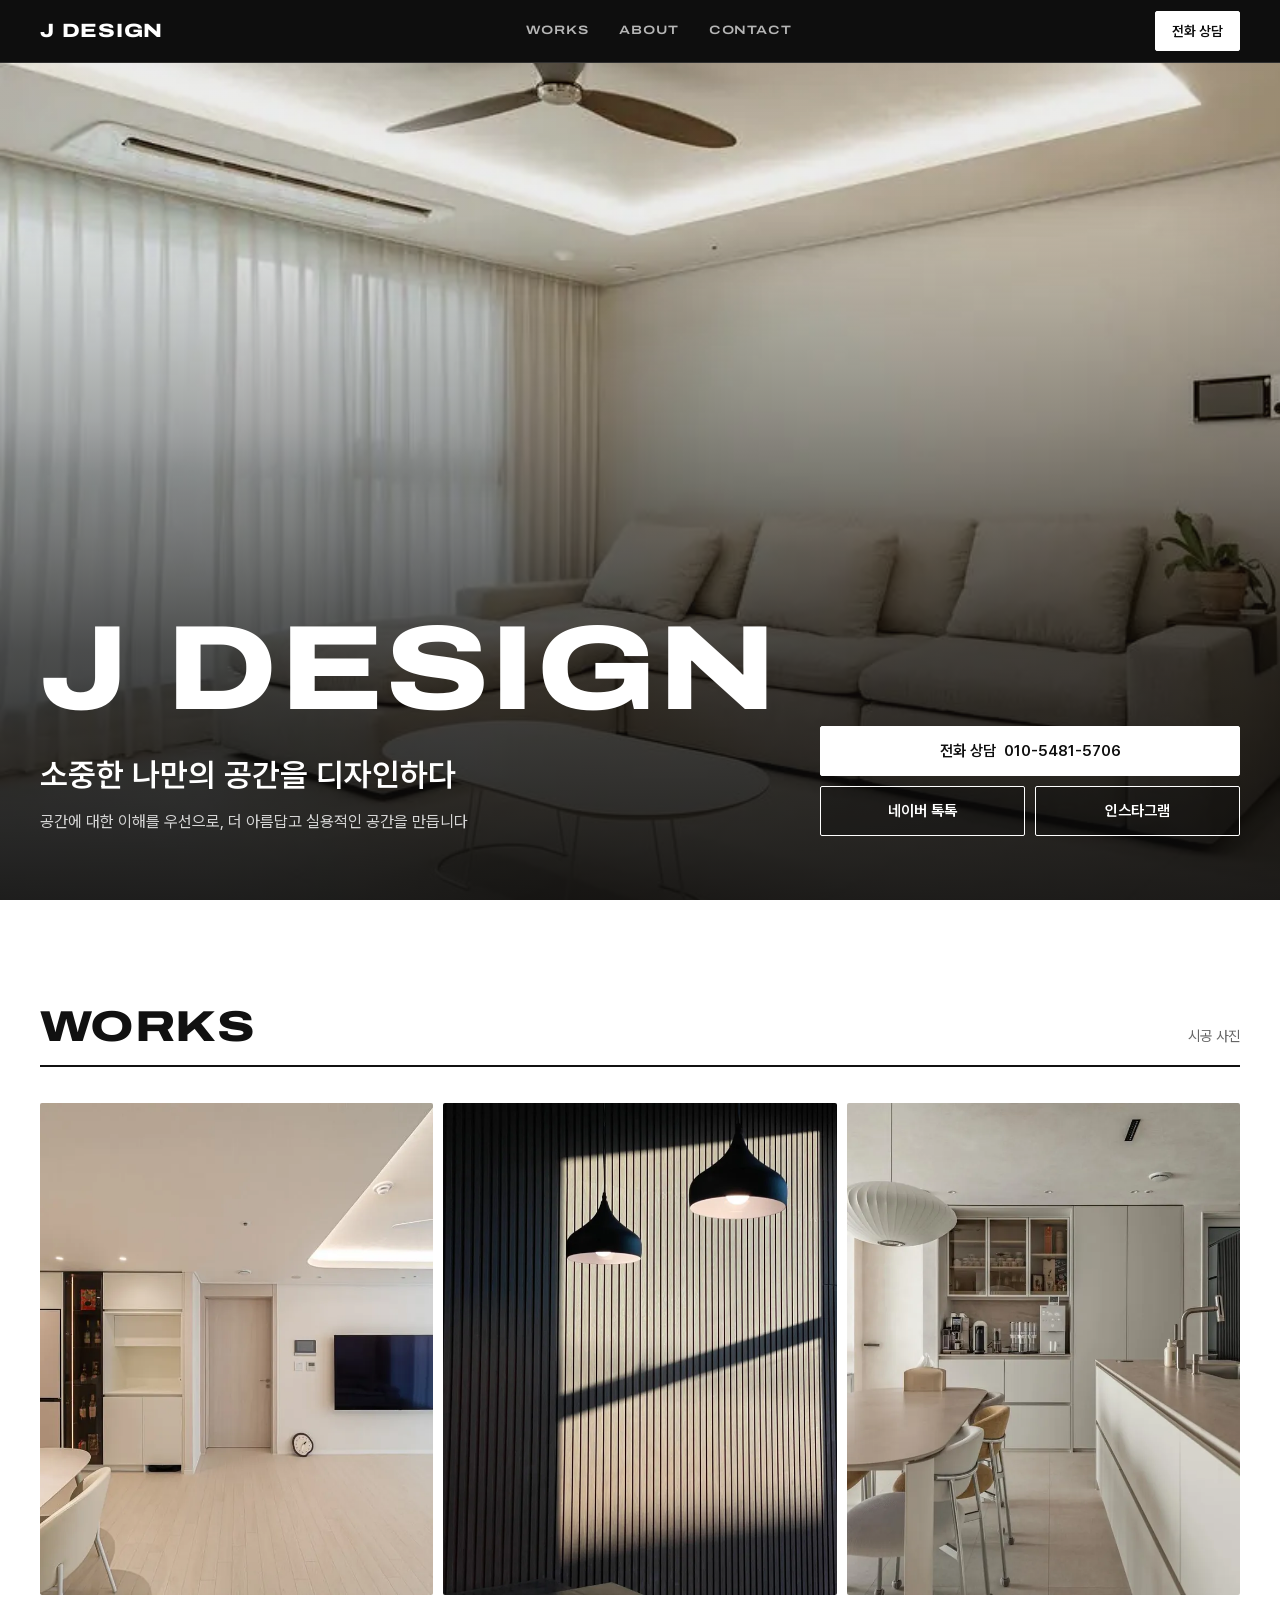
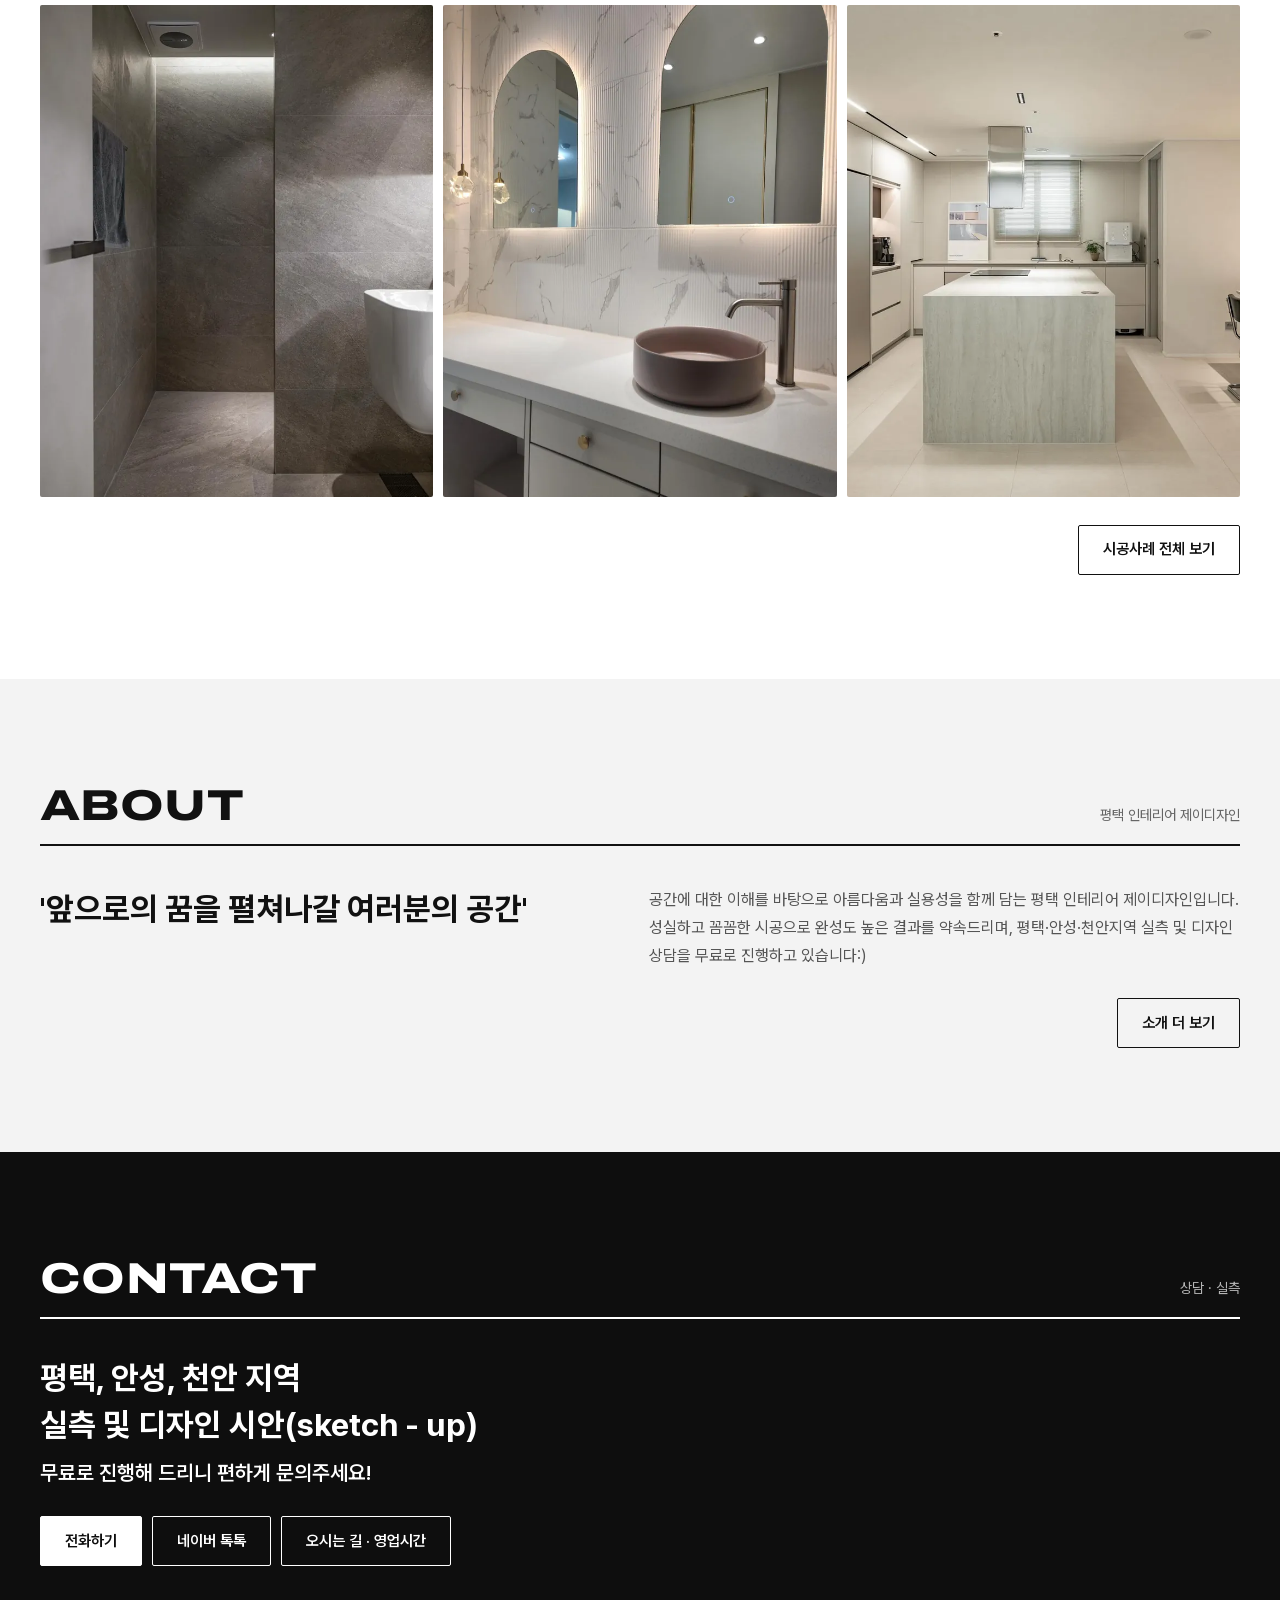
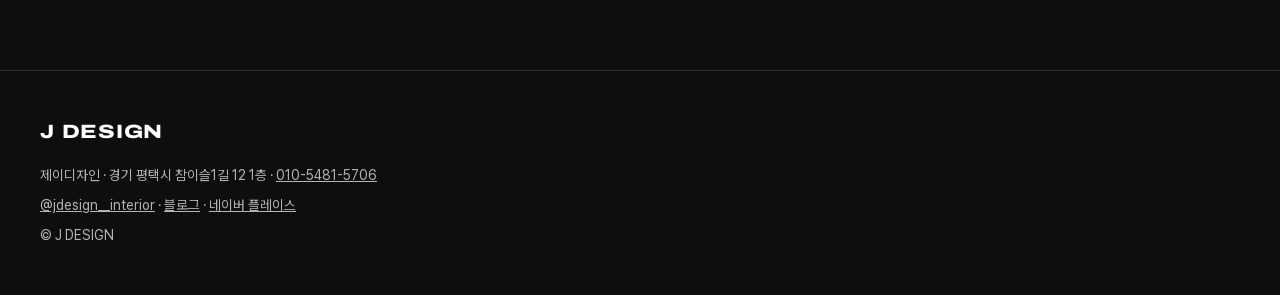
<file: index.html>
<!doctype html>
<html lang="ko">
<head>
<meta charset="utf-8" />
<script>document.documentElement.classList.add('js')</script>
<meta name="viewport" content="width=device-width, initial-scale=1" />
<title>제이디자인 J DESIGN | 평택 인테리어 · 평택 안성 천안 실측 및 디자인 상담</title>
<meta name="description" content="공간에 대한 이해를 바탕으로 아름다움과 실용성을 함께 담는 평택 인테리어 제이디자인. 평택·안성·천안지역 실측 및 디자인 상담 무료. 경기 평택시 참이슬1길 12 1층." />
<link rel="canonical" href="https://jdesign-sample.lgt3232.workers.dev/" />
<meta property="og:type" content="website" />
<meta property="og:locale" content="ko_KR" />
<meta property="og:site_name" content="제이디자인 J DESIGN" />
<meta property="og:title" content="제이디자인 · 평택 인테리어" />
<meta property="og:description" content="소중한 나만의 공간을 디자인하다" />
<meta property="og:url" content="https://jdesign-sample.lgt3232.workers.dev/" />
<meta property="og:image" content="https://jdesign-sample.lgt3232.workers.dev/og-jd.jpg" />
<meta property="og:image:width" content="1200" />
<meta property="og:image:height" content="630" />
<meta name="twitter:card" content="summary_large_image" />
<meta name="theme-color" content="#0E0E0E" />
<link rel="icon" href="favicon.png" type="image/png" />
<link rel="preload" href="jd-archivo.woff2" as="font" type="font/woff2" crossorigin />
<link rel="stylesheet" href="jd.css" />
<!-- 시안 도메인 = jdesign-sample.lgt3232.workers.dev. 고객 인계 시 4페이지 모두 grep lgt3232 → canonical·og:url·og:image·JSON-LD url/image 치환 -->
<script type="application/ld+json">
{
  "@context": "https://schema.org",
  "@type": "HomeAndConstructionBusiness",
  "name": "제이디자인",
  "alternateName": "J DESIGN",
  "url": "https://jdesign-sample.lgt3232.workers.dev/",
  "image": "https://jdesign-sample.lgt3232.workers.dev/og-jd.jpg",
  "telephone": "+82-10-5481-5706",
  "address": { "@type": "PostalAddress", "streetAddress": "참이슬1길 12 1층", "addressLocality": "평택시", "addressRegion": "경기도", "addressCountry": "KR" },
  "openingHoursSpecification": [{ "@type": "OpeningHoursSpecification", "dayOfWeek": ["Monday","Tuesday","Wednesday","Thursday","Friday","Saturday"], "opens": "09:00", "closes": "20:00" }],
  "sameAs": ["https://www.instagram.com/jdesign__interior/", "https://blog.naver.com/j_deisgn_", "https://m.place.naver.com/place/1364104841/home"]
}
</script>
</head>
<body data-page="home">

<header class="top dark">
  <div class="wrap bar">
    <a class="brand" href="/" aria-label="J DESIGN 처음으로">J DESIGN</a>
    <nav class="nav" aria-label="주요 메뉴">
      <a href="/works">WORKS</a><a href="/about">ABOUT</a><a href="/contact">CONTACT</a>
    </nav>
    <a class="btn fill" href="tel:01054815706">전화 상담</a>
  </div>
  <nav class="snav" aria-label="페이지 바로가기">
    <a href="/works">WORKS</a><a href="/about">ABOUT</a><a href="/contact">CONTACT</a>
  </nav>
</header>

<main id="top">
  <section class="hero dark" aria-labelledby="hero-h">
    <picture class="bg">
      <source media="(max-width:899.98px)" srcset="jd-hero-m.webp" width="810" height="1080" />
      <img src="jd-hero.webp" alt="간접조명 천장과 베이지 소파가 있는 밝은 거실" width="1440" height="810" fetchpriority="high" />
    </picture>
    <div class="wrap inner">
      <p class="word intro-w" aria-hidden="true">J DESIGN</p>
      <div class="row">
        <div class="intro">
          <h1 id="hero-h">소중한 나만의 공간을 디자인하다</h1>
          <p class="sub">공간에 대한 이해를 우선으로, <span class="nw">더 아름답고 실용적인 공간을 만듭니다</span></p>
        </div>
        <div class="cta3">
          <a class="btn fill" href="tel:01054815706">전화 상담 <span class="nw">010-5481-5706</span></a>
          <a class="btn" href="https://talk.naver.com/wvbr1ei" target="_blank" rel="noopener">네이버 톡톡</a>
          <a class="btn" href="https://www.instagram.com/jdesign__interior/" target="_blank" rel="noopener">인스타그램</a>
        </div>
      </div>
    </div>
  </section>

  <section class="sec" id="works" aria-labelledby="works-h">
    <div class="wrap">
      <div class="head reveal"><h2 id="works-h">WORKS</h2><small>시공 사진</small></div>
      <div class="works">
        <figure class="reveal"><img src="jd-g01.webp" alt="밝은 우드 바닥과 TV 벽이 있는 거실" width="720" height="900" loading="lazy" /></figure>
        <figure class="reveal"><img src="jd-g02.webp" alt="검정 루버 벽과 검정 펜던트 조명" width="720" height="900" loading="lazy" /></figure>
        <figure class="reveal"><img src="jd-g03.webp" alt="원형 식탁과 긴 아일랜드 주방" width="720" height="900" loading="lazy" /></figure>
        <figure class="reveal"><img src="jd-g04.webp" alt="진회색 대형 타일 샤워 공간" width="720" height="900" loading="lazy" /></figure>
        <figure class="reveal"><img src="jd-g05.webp" alt="아치형 조명 거울과 원형 세면볼" width="720" height="900" loading="lazy" /></figure>
        <figure class="reveal"><img src="jd-g06.webp" alt="세라믹 아일랜드가 있는 주방" width="720" height="900" loading="lazy" /></figure>
      </div>
      <p class="more-link reveal"><a class="btn" href="/works">시공사례 전체 보기</a></p>
    </div>
  </section>

  <section class="sec gray about" id="about" aria-labelledby="about-h">
    <div class="wrap">
      <div class="head reveal"><h2 id="about-h">ABOUT</h2><small>평택 인테리어 제이디자인</small></div>
      <div class="body">
        <p class="quote reveal">'앞으로의 꿈을 펼쳐나갈 <span class="nw">여러분의 공간'</span></p>
        <div class="reveal">
          <p class="t">공간에 대한 이해를 바탕으로 아름다움과 실용성을 함께 담는 평택 인테리어 제이디자인입니다. 성실하고 꼼꼼한 시공으로 완성도 높은 결과를 약속드리며, 평택·안성·천안지역 실측 및 디자인 상담을 무료로 진행하고 있습니다:)</p>
        </div>
      </div>
      <p class="more-link reveal"><a class="btn" href="/about">소개 더 보기</a></p>
    </div>
  </section>

  <section class="sec contact home-cta dark" id="contact" aria-labelledby="contact-h">
    <div class="wrap">
      <div class="head reveal"><h2 id="contact-h">CONTACT</h2><small>상담 · 실측</small></div>
      <p class="free reveal">평택, 안성, 천안 지역<br />실측 및 디자인 <span class="nw">시안(sketch - up)</span><small>무료로 진행해 드리니 편하게 문의주세요!</small></p>
      <div class="row reveal">
        <a class="btn fill" href="tel:01054815706">전화하기</a>
        <a class="btn" href="https://talk.naver.com/wvbr1ei" target="_blank" rel="noopener">네이버 톡톡</a>
        <a class="btn" href="/contact">오시는 길 · 영업시간</a>
      </div>
    </div>
  </section>
</main>

<footer class="foot dark">
  <div class="wrap">
    <span class="brand">J DESIGN</span>
    <p>제이디자인 · 경기 평택시 <span class="nw">참이슬1길 12</span> 1층 · <a href="tel:01054815706" class="nw">010-5481-5706</a></p>
    <p><a href="https://www.instagram.com/jdesign__interior/" target="_blank" rel="noopener">@jdesign__interior</a> · <a href="https://blog.naver.com/j_deisgn_" target="_blank" rel="noopener">블로그</a> · <a href="https://m.place.naver.com/place/1364104841/home" target="_blank" rel="noopener" class="nw">네이버 플레이스</a></p>
    <p>© J DESIGN</p>
  </div>
</footer>

<nav class="quick" aria-label="빠른 연결">
  <a class="fill" href="tel:01054815706">전화 상담</a>
  <a href="https://talk.naver.com/wvbr1ei" target="_blank" rel="noopener">톡톡</a>
  <a href="https://www.instagram.com/jdesign__interior/" target="_blank" rel="noopener">인스타</a>
</nav>

<script src="jd.js"></script>
</body>
</html>
</file>
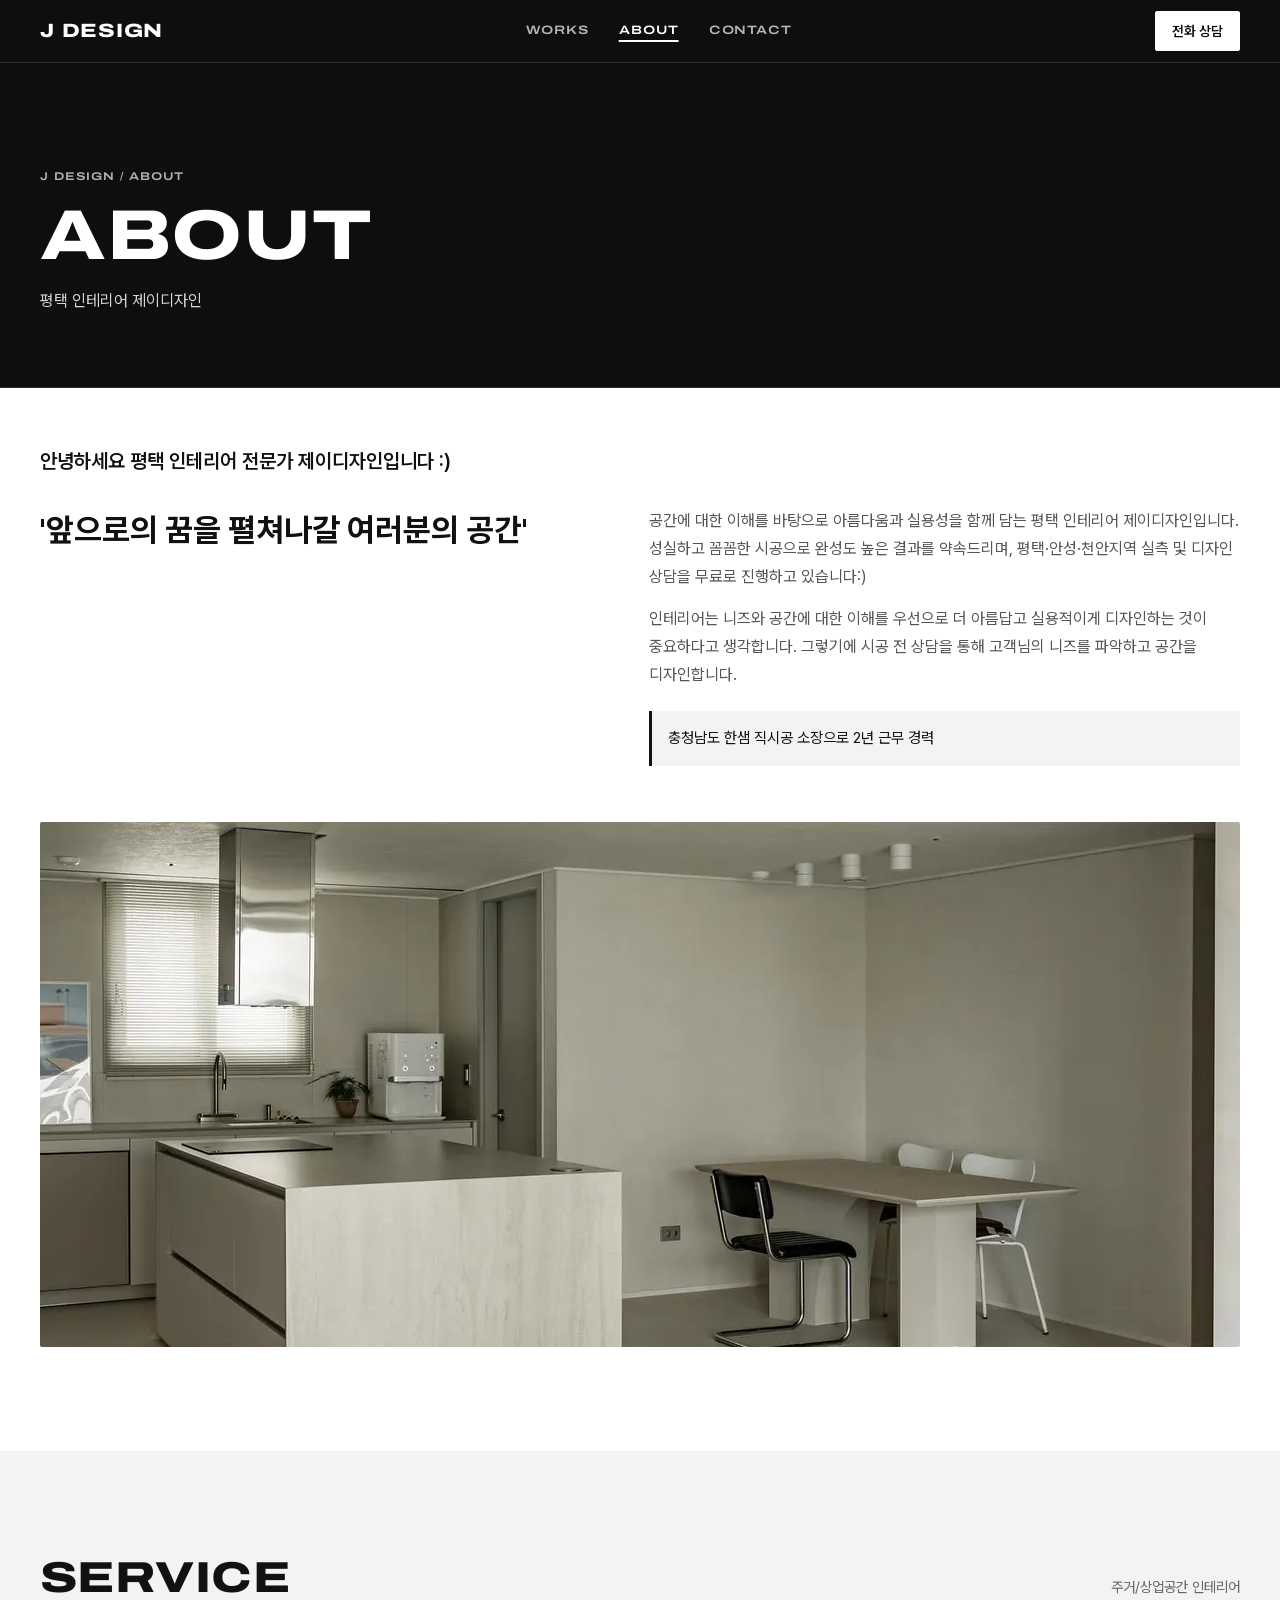
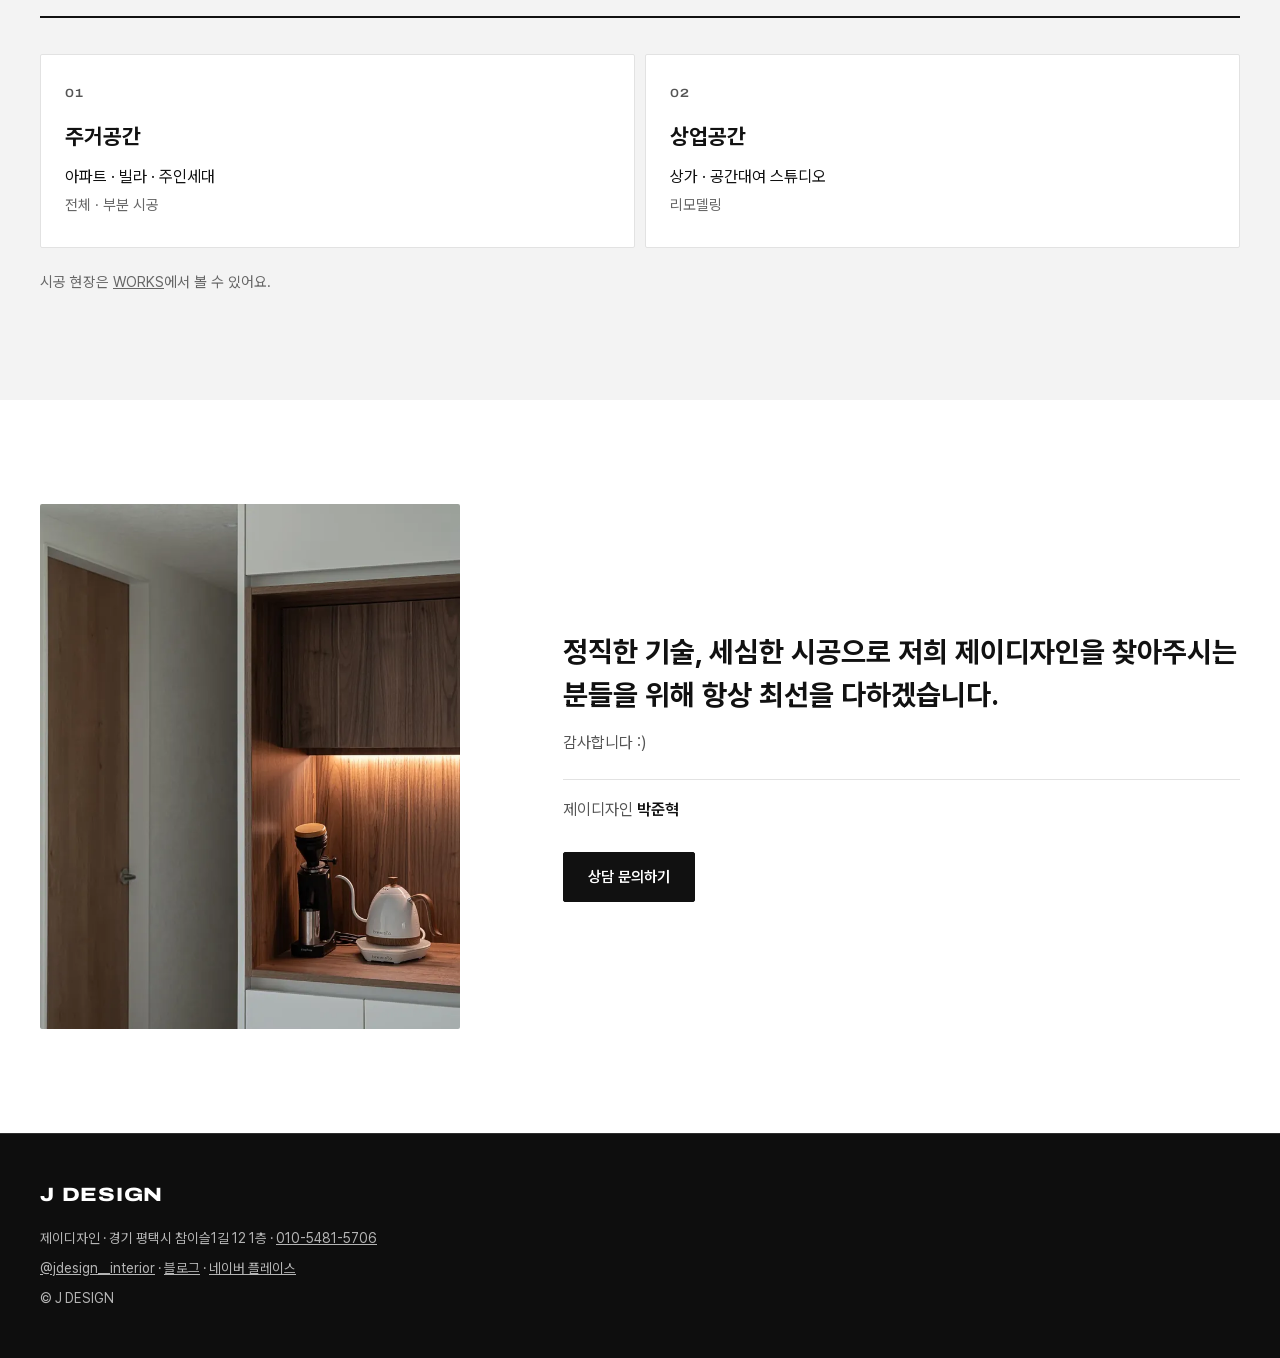
<file: about.html>
<!doctype html>
<html lang="ko">
<head>
<meta charset="utf-8" />
<script>document.documentElement.classList.add('js')</script>
<meta name="viewport" content="width=device-width, initial-scale=1" />
<title>소개 ABOUT | 제이디자인 평택 인테리어</title>
<meta name="description" content="공간에 대한 이해를 바탕으로 아름다움과 실용성을 함께 담는 평택 인테리어 제이디자인 소개." />
<link rel="canonical" href="https://jdesign-sample.lgt3232.workers.dev/about" />
<meta property="og:type" content="website" />
<meta property="og:locale" content="ko_KR" />
<meta property="og:site_name" content="제이디자인 J DESIGN" />
<meta property="og:title" content="소개 · 제이디자인" />
<meta property="og:description" content="앞으로의 꿈을 펼쳐나갈 여러분의 공간" />
<meta property="og:url" content="https://jdesign-sample.lgt3232.workers.dev/about" />
<meta property="og:image" content="https://jdesign-sample.lgt3232.workers.dev/og-jd.jpg" />
<meta property="og:image:width" content="1200" />
<meta property="og:image:height" content="630" />
<meta name="twitter:card" content="summary_large_image" />
<meta name="theme-color" content="#0E0E0E" />
<link rel="icon" href="favicon.png" type="image/png" />
<link rel="preload" href="jd-archivo.woff2" as="font" type="font/woff2" crossorigin />
<link rel="stylesheet" href="jd.css" />
<!-- 시안 도메인 = jdesign-sample.lgt3232.workers.dev. 고객 인계 시 4페이지 모두 grep lgt3232 → canonical·og:url·og:image·JSON-LD url/image 치환 -->
</head>
<body data-page="about">

<header class="top dark">
  <div class="wrap bar">
    <a class="brand" href="/" aria-label="J DESIGN 처음으로">J DESIGN</a>
    <nav class="nav" aria-label="주요 메뉴">
      <a href="/works">WORKS</a><a href="/about" aria-current="page">ABOUT</a><a href="/contact">CONTACT</a>
    </nav>
    <a class="btn fill" href="tel:01054815706">전화 상담</a>
  </div>
  <nav class="snav" aria-label="페이지 바로가기">
    <a href="/works">WORKS</a><a href="/about" aria-current="page">ABOUT</a><a href="/contact">CONTACT</a>
  </nav>
</header>

<main id="top">
  <section class="phead dark" aria-labelledby="page-h">
    <div class="wrap">
      <p class="crumb"><a href="/">J DESIGN</a> / ABOUT</p>
      <h1 id="page-h">ABOUT</h1>
      <p class="lead">평택 인테리어 제이디자인</p>
    </div>
  </section>

  <section class="sec about first" id="about" aria-label="소개">
    <div class="wrap">
      <p class="hello reveal">안녕하세요 평택 인테리어 전문가 <span class="nw">제이디자인입니다 :)</span></p>
      <div class="body">
        <p class="quote reveal">'앞으로의 꿈을 펼쳐나갈 <span class="nw">여러분의 공간'</span></p>
        <div class="reveal">
          <p class="t">공간에 대한 이해를 바탕으로 아름다움과 실용성을 함께 담는 평택 인테리어 제이디자인입니다. 성실하고 꼼꼼한 시공으로 완성도 높은 결과를 약속드리며, 평택·안성·천안지역 실측 및 디자인 상담을 무료로 진행하고 있습니다:)</p>
          <p class="t">인테리어는 니즈와 공간에 대한 이해를 우선으로 더 아름답고 실용적이게 디자인하는 것이 중요하다고 생각합니다. 그렇기에 시공 전 상담을 통해 고객님의 니즈를 파악하고 공간을 디자인합니다.</p>
          <p class="career">충청남도 한샘 직시공 소장으로 <span class="nw">2년 근무 경력</span></p>
        </div>
      </div>
      <figure class="about-photo reveal"><img src="jd-about-1.webp" alt="아일랜드 주방과 이어진 밝은 거실" width="1200" height="900" loading="lazy" /></figure>
    </div>
  </section>

  <section class="sec gray" id="service" aria-labelledby="service-h">
    <div class="wrap">
      <div class="head reveal"><h2 id="service-h">SERVICE</h2><small>주거/상업공간 인테리어</small></div>
      <div class="svc">
        <article class="reveal"><span class="no">01</span><h3>주거공간</h3><p>아파트 · 빌라 · 주인세대</p><p class="sub">전체 · 부분 시공</p></article>
        <article class="reveal"><span class="no">02</span><h3>상업공간</h3><p>상가 · 공간대여 스튜디오</p><p class="sub">리모델링</p></article>
      </div>
      <p class="p-note reveal">시공 현장은 <a href="/works">WORKS</a>에서 볼 수 있어요.</p>
    </div>
  </section>

  <section class="sec closing" aria-label="인사">
    <div class="wrap closing-in">
      <figure class="reveal"><img src="jd-about-2.webp" alt="우드 매립장 안 커피 도구와 간접조명" width="720" height="900" loading="lazy" /></figure>
      <div class="reveal">
        <p class="msg">정직한 기술, 세심한 시공으로 저희 제이디자인을 찾아주시는 분들을 위해 항상 <span class="nw">최선을 다하겠습니다.</span></p>
        <p class="thanks">감사합니다 :)</p>
        <p class="sign">제이디자인 <b>박준혁</b></p>
        <p class="more-link left"><a class="btn fill" href="/contact">상담 문의하기</a></p>
      </div>
    </div>
  </section>
</main>

<footer class="foot dark">
  <div class="wrap">
    <span class="brand">J DESIGN</span>
    <p>제이디자인 · 경기 평택시 <span class="nw">참이슬1길 12</span> 1층 · <a href="tel:01054815706" class="nw">010-5481-5706</a></p>
    <p><a href="https://www.instagram.com/jdesign__interior/" target="_blank" rel="noopener">@jdesign__interior</a> · <a href="https://blog.naver.com/j_deisgn_" target="_blank" rel="noopener">블로그</a> · <a href="https://m.place.naver.com/place/1364104841/home" target="_blank" rel="noopener" class="nw">네이버 플레이스</a></p>
    <p>© J DESIGN</p>
  </div>
</footer>

<nav class="quick" aria-label="빠른 연결">
  <a class="fill" href="tel:01054815706">전화 상담</a>
  <a href="https://talk.naver.com/wvbr1ei" target="_blank" rel="noopener">톡톡</a>
  <a href="https://www.instagram.com/jdesign__interior/" target="_blank" rel="noopener">인스타</a>
</nav>

<script src="jd.js"></script>
</body>
</html>
</file>
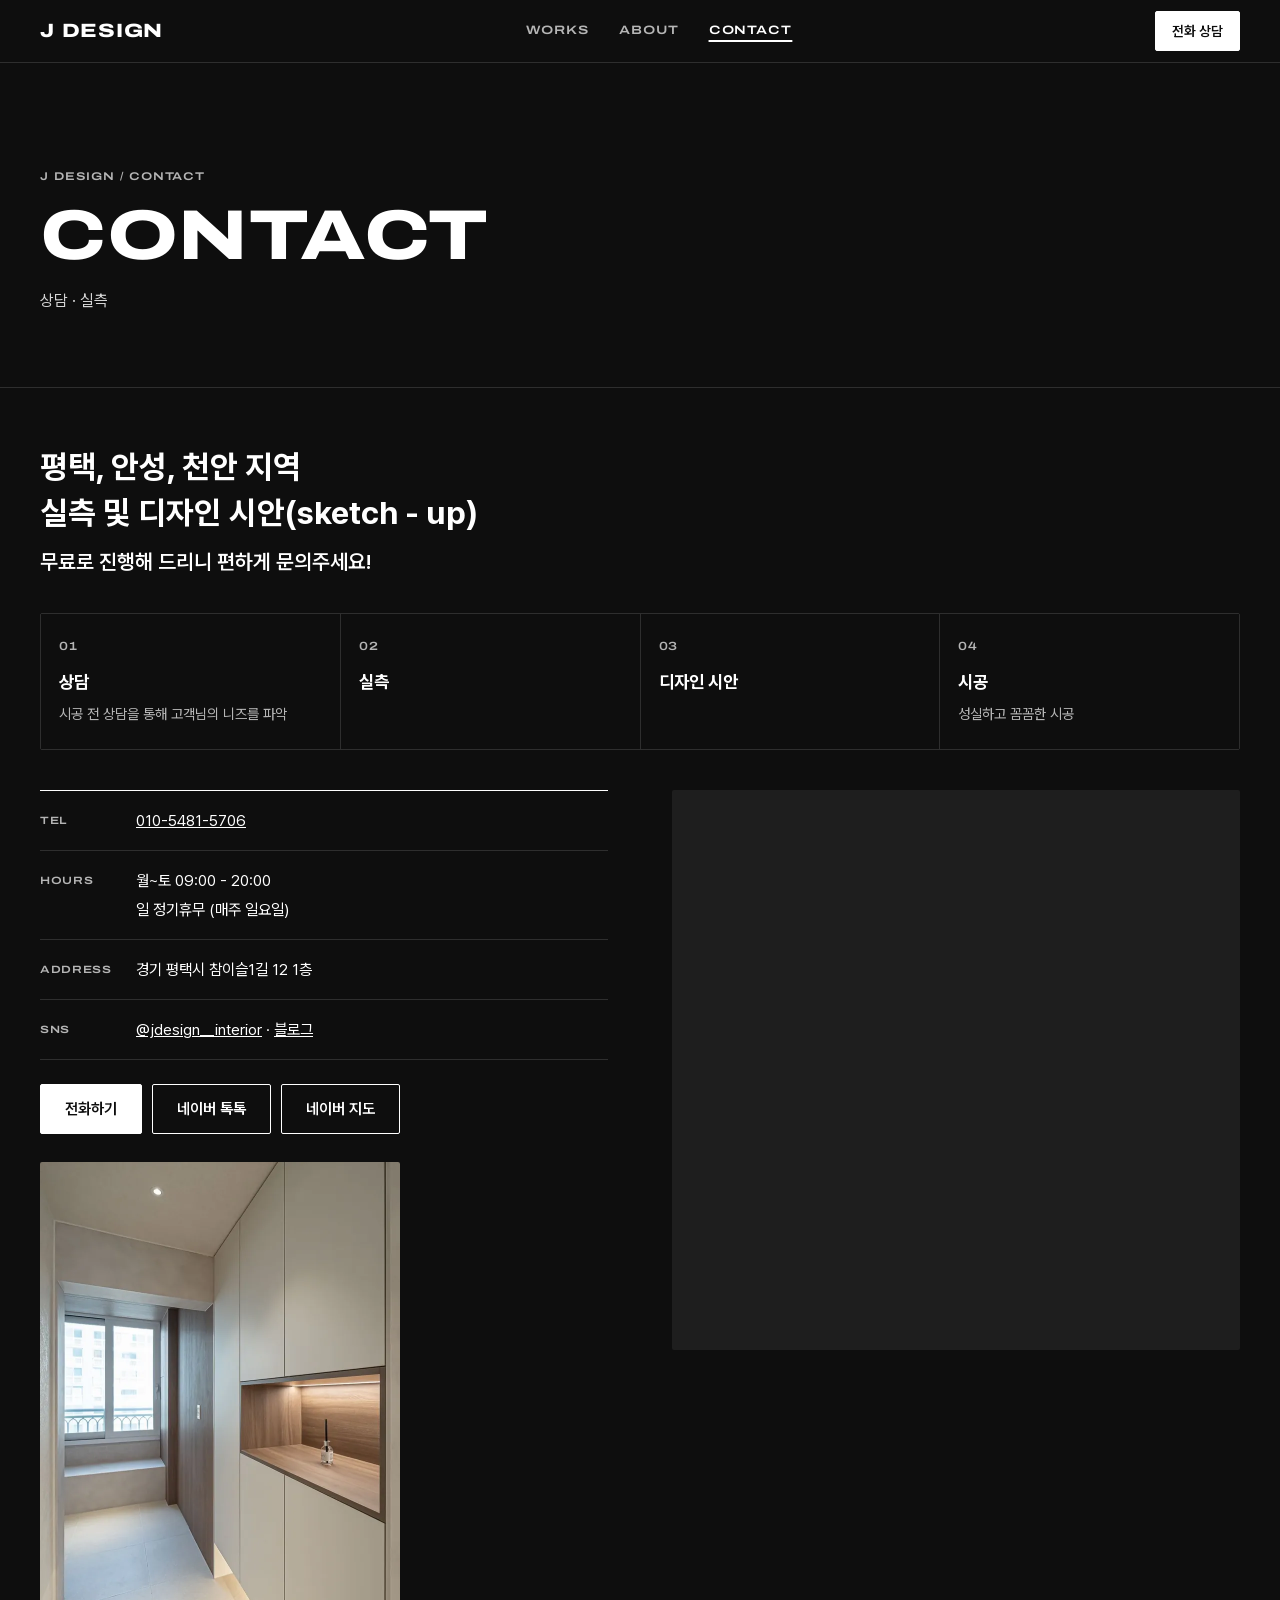
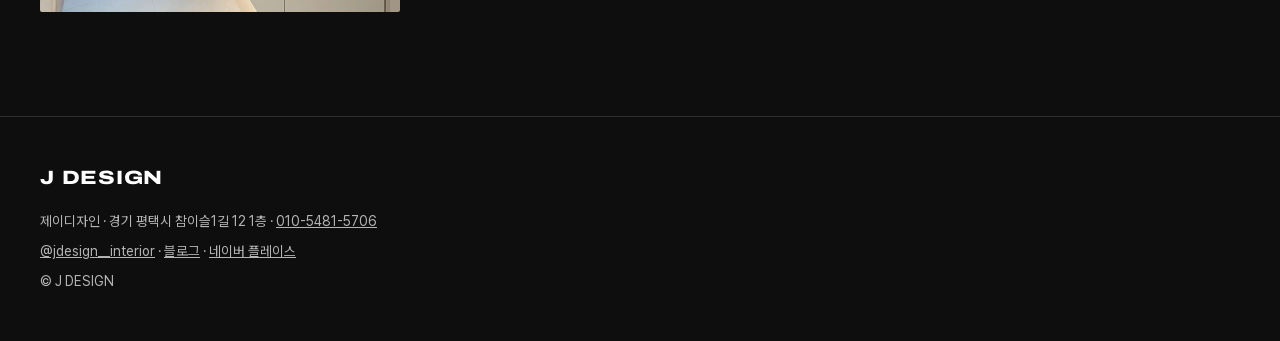
<file: contact.html>
<!doctype html>
<html lang="ko">
<head>
<meta charset="utf-8" />
<script>document.documentElement.classList.add('js')</script>
<meta name="viewport" content="width=device-width, initial-scale=1" />
<title>문의 CONTACT | 제이디자인 평택 인테리어</title>
<meta name="description" content="평택, 안성, 천안 지역 실측 및 디자인 시안 무료 상담. 전화 010-5481-5706 · 네이버 톡톡 · 경기 평택시 참이슬1길 12 1층." />
<link rel="canonical" href="https://jdesign-sample.lgt3232.workers.dev/contact" />
<meta property="og:type" content="website" />
<meta property="og:locale" content="ko_KR" />
<meta property="og:site_name" content="제이디자인 J DESIGN" />
<meta property="og:title" content="문의 · 제이디자인" />
<meta property="og:description" content="평택, 안성, 천안 지역 실측 및 디자인 시안 무료 상담" />
<meta property="og:url" content="https://jdesign-sample.lgt3232.workers.dev/contact" />
<meta property="og:image" content="https://jdesign-sample.lgt3232.workers.dev/og-jd.jpg" />
<meta property="og:image:width" content="1200" />
<meta property="og:image:height" content="630" />
<meta name="twitter:card" content="summary_large_image" />
<meta name="theme-color" content="#0E0E0E" />
<link rel="icon" href="favicon.png" type="image/png" />
<link rel="preload" href="jd-archivo.woff2" as="font" type="font/woff2" crossorigin />
<link rel="stylesheet" href="jd.css" />
<!-- 시안 도메인 = jdesign-sample.lgt3232.workers.dev. 고객 인계 시 4페이지 모두 grep lgt3232 → canonical·og:url·og:image·JSON-LD url/image 치환 -->
</head>
<body data-page="contact">

<header class="top dark">
  <div class="wrap bar">
    <a class="brand" href="/" aria-label="J DESIGN 처음으로">J DESIGN</a>
    <nav class="nav" aria-label="주요 메뉴">
      <a href="/works">WORKS</a><a href="/about">ABOUT</a><a href="/contact" aria-current="page">CONTACT</a>
    </nav>
    <a class="btn fill" href="tel:01054815706">전화 상담</a>
  </div>
  <nav class="snav" aria-label="페이지 바로가기">
    <a href="/works">WORKS</a><a href="/about">ABOUT</a><a href="/contact" aria-current="page">CONTACT</a>
  </nav>
</header>

<main id="top">
  <section class="phead dark" aria-labelledby="page-h">
    <div class="wrap">
      <p class="crumb"><a href="/">J DESIGN</a> / CONTACT</p>
      <h1 id="page-h">CONTACT</h1>
      <p class="lead">상담 · 실측</p>
    </div>
  </section>

  <section class="sec contact first dark" id="contact" aria-label="상담 · 실측 문의">
    <div class="wrap">
      <p class="free reveal">평택, 안성, 천안 지역<br />실측 및 디자인 <span class="nw">시안(sketch - up)</span><small>무료로 진행해 드리니 편하게 문의주세요!</small></p>
      <ol class="steps reveal" aria-label="상담에서 시공까지">
        <li><span class="no">01</span><b>상담</b><p>시공 전 상담을 통해 고객님의 <span class="nw">니즈를 파악</span></p></li>
        <li><span class="no">02</span><b>실측</b></li>
        <li><span class="no">03</span><b>디자인 시안</b></li>
        <li><span class="no">04</span><b>시공</b><p>성실하고 <span class="nw">꼼꼼한 시공</span></p></li>
      </ol>
      <div class="grid">
        <div>
          <dl class="cinfo reveal">
            <div><dt>TEL</dt><dd><a href="tel:01054815706" class="nw">010-5481-5706</a></dd></div>
            <div><dt>HOURS</dt><dd><p>월~토 <span class="nw">09:00 - 20:00</span></p><p>일 정기휴무 (매주 일요일)</p></dd></div>
            <div><dt>ADDRESS</dt><dd>경기 평택시 <span class="nw">참이슬1길 12</span> 1층</dd></div>
            <div><dt>SNS</dt><dd><a href="https://www.instagram.com/jdesign__interior/" target="_blank" rel="noopener">@jdesign__interior</a> · <a href="https://blog.naver.com/j_deisgn_" target="_blank" rel="noopener">블로그</a></dd></div>
          </dl>
          <div class="row reveal">
            <a class="btn fill" href="tel:01054815706">전화하기</a>
            <a class="btn" href="https://talk.naver.com/wvbr1ei" target="_blank" rel="noopener">네이버 톡톡</a>
            <a class="btn" href="https://map.naver.com/p/entry/place/1364104841" target="_blank" rel="noopener">네이버 지도</a>
          </div>
          <figure class="c-photo reveal"><img src="jd-contact.webp" alt="우드 매립 수납장과 간접조명 현관 복도" width="720" height="900" loading="lazy" /></figure>
        </div>
        <iframe class="map reveal" title="제이디자인 위치 지도" src="https://www.google.com/maps?q=%EA%B2%BD%EA%B8%B0+%ED%8F%89%ED%83%9D%EC%8B%9C+%EC%B0%B8%EC%9D%B4%EC%8A%AC1%EA%B8%B8+12&amp;z=17&amp;output=embed" loading="lazy" referrerpolicy="no-referrer-when-downgrade"></iframe>
      </div>
    </div>
  </section>
</main>

<footer class="foot dark">
  <div class="wrap">
    <span class="brand">J DESIGN</span>
    <p>제이디자인 · 경기 평택시 <span class="nw">참이슬1길 12</span> 1층 · <a href="tel:01054815706" class="nw">010-5481-5706</a></p>
    <p><a href="https://www.instagram.com/jdesign__interior/" target="_blank" rel="noopener">@jdesign__interior</a> · <a href="https://blog.naver.com/j_deisgn_" target="_blank" rel="noopener">블로그</a> · <a href="https://m.place.naver.com/place/1364104841/home" target="_blank" rel="noopener" class="nw">네이버 플레이스</a></p>
    <p>© J DESIGN</p>
  </div>
</footer>

<nav class="quick" aria-label="빠른 연결">
  <a class="fill" href="tel:01054815706">전화 상담</a>
  <a href="https://talk.naver.com/wvbr1ei" target="_blank" rel="noopener">톡톡</a>
  <a href="https://www.instagram.com/jdesign__interior/" target="_blank" rel="noopener">인스타</a>
</nav>

<script src="jd.js"></script>
</body>
</html>
</file>
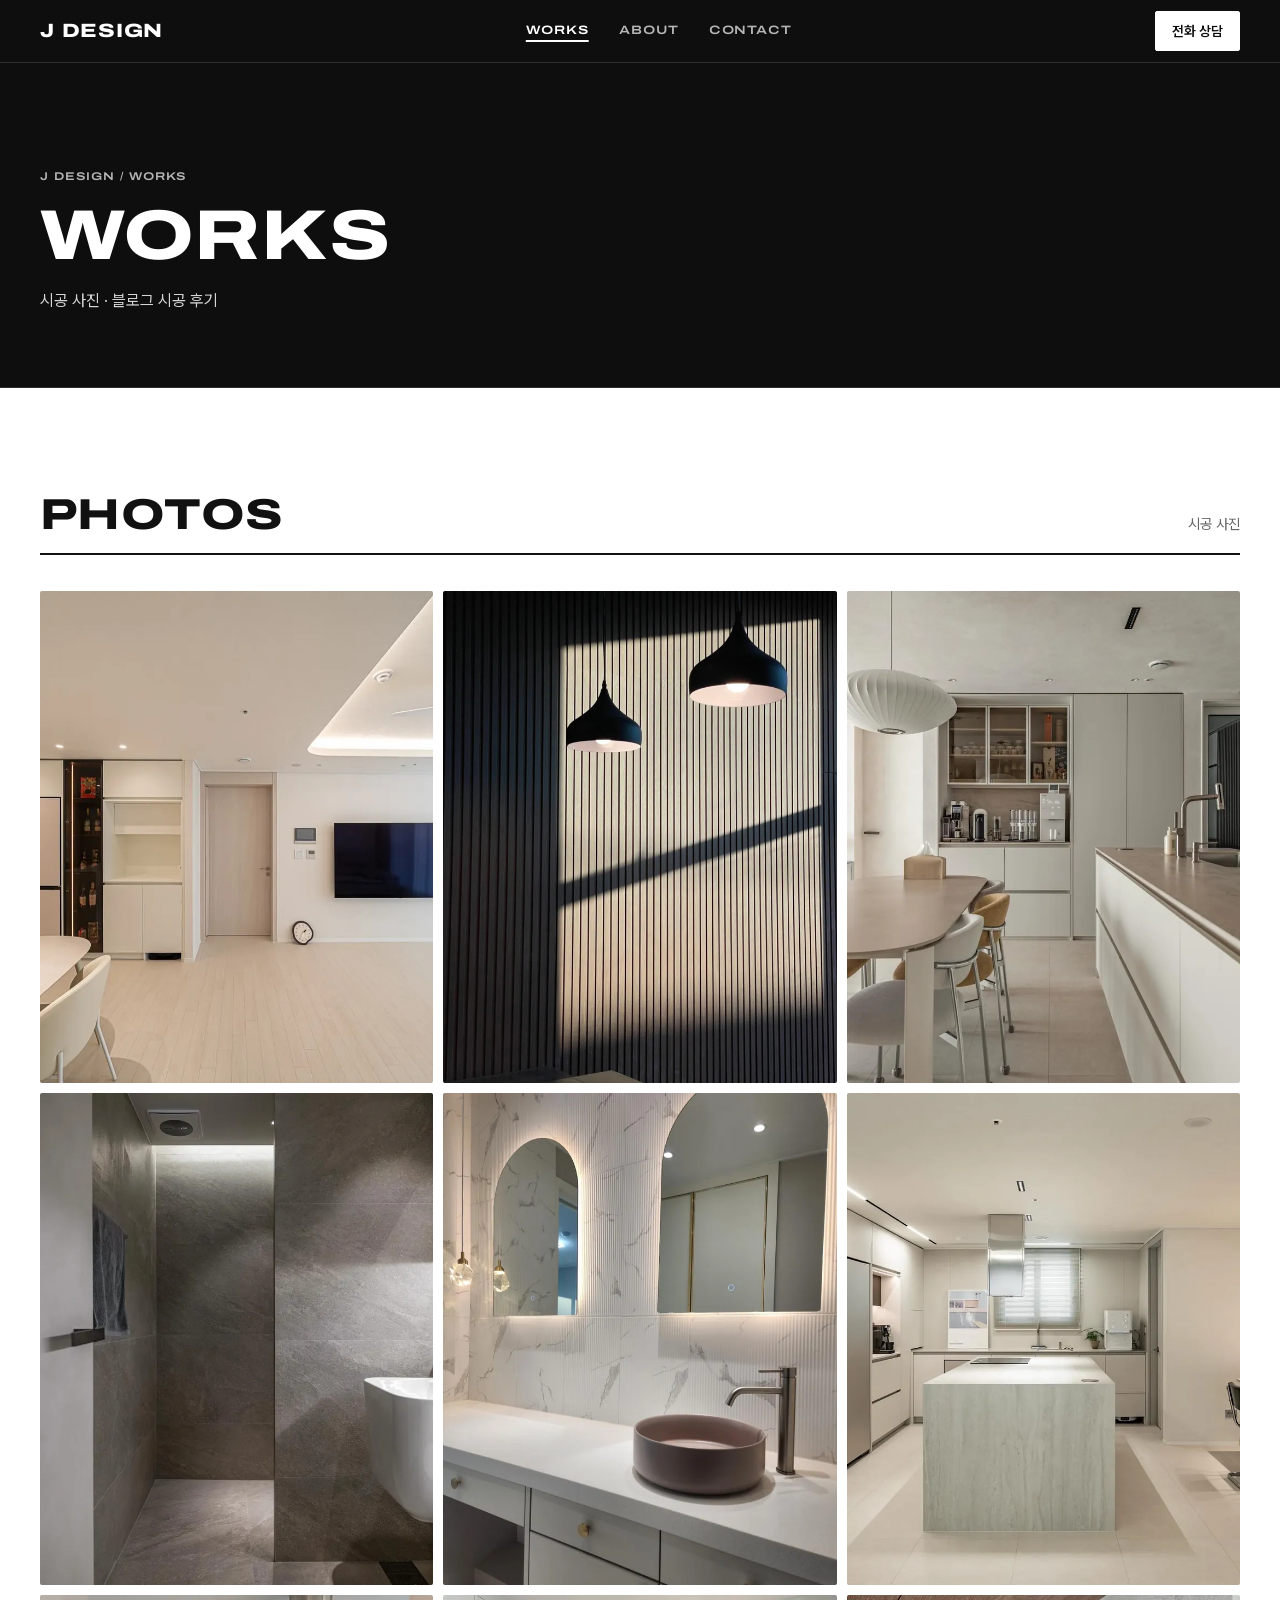
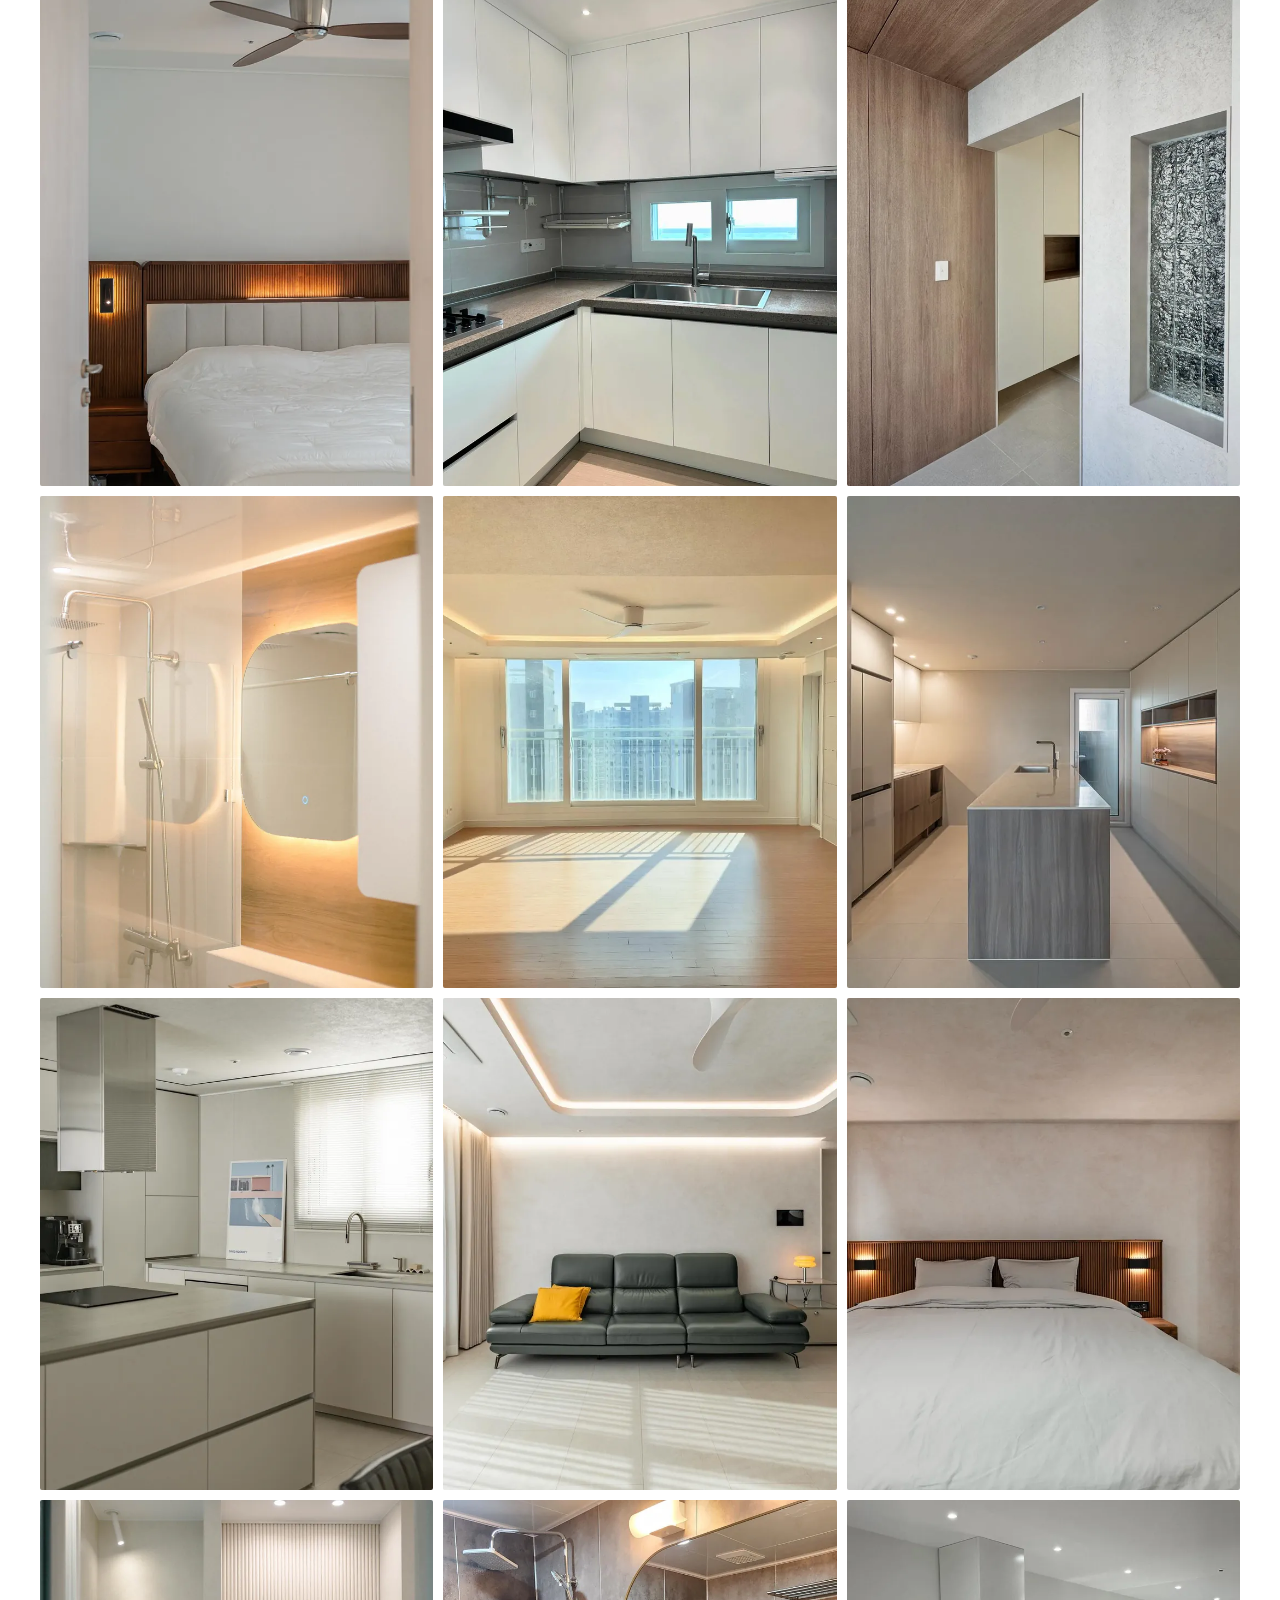
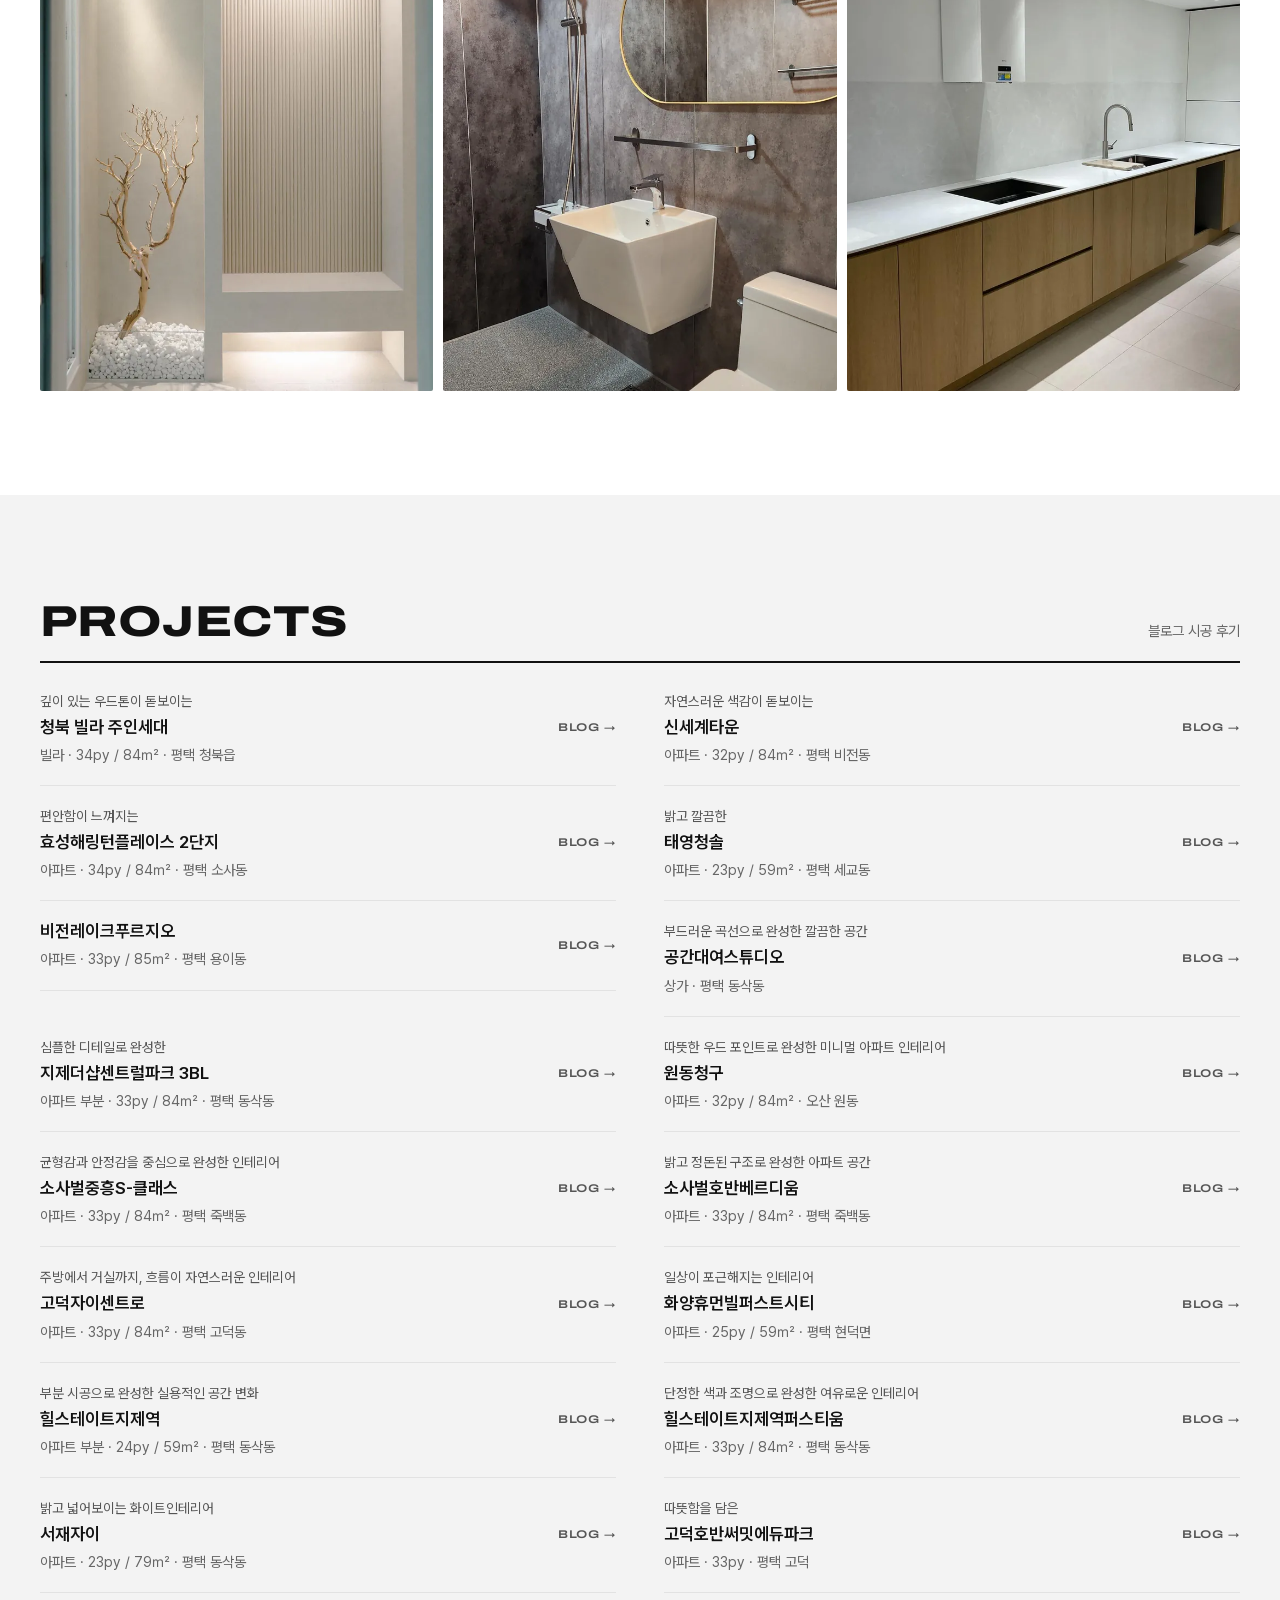
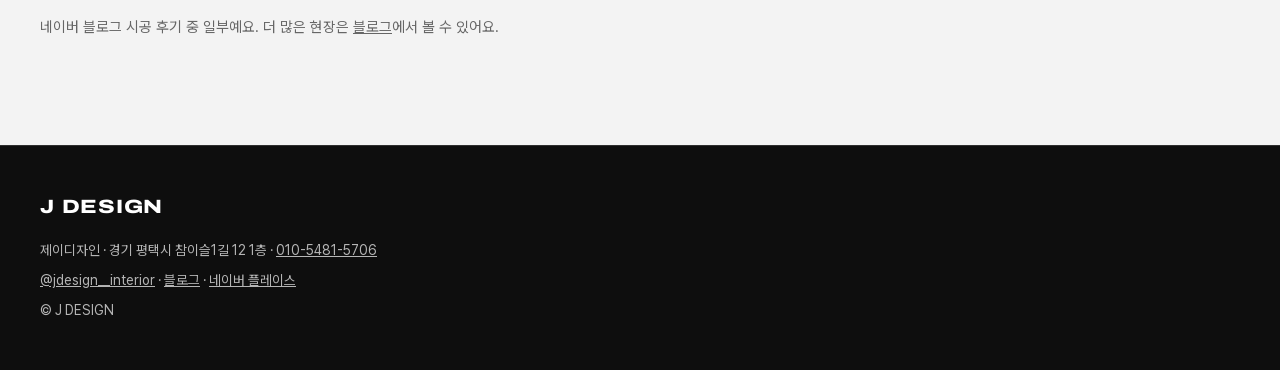
<file: works.html>
<!doctype html>
<html lang="ko">
<head>
<meta charset="utf-8" />
<script>document.documentElement.classList.add('js')</script>
<meta name="viewport" content="width=device-width, initial-scale=1" />
<title>시공사례 WORKS | 제이디자인 평택 인테리어</title>
<meta name="description" content="제이디자인 시공 사진과 네이버 블로그 시공 후기 — 평택 · 오산 아파트 · 빌라 · 상가 인테리어." />
<link rel="canonical" href="https://jdesign-sample.lgt3232.workers.dev/works" />
<meta property="og:type" content="website" />
<meta property="og:locale" content="ko_KR" />
<meta property="og:site_name" content="제이디자인 J DESIGN" />
<meta property="og:title" content="시공사례 · 제이디자인" />
<meta property="og:description" content="시공 사진 · 블로그 시공 후기" />
<meta property="og:url" content="https://jdesign-sample.lgt3232.workers.dev/works" />
<meta property="og:image" content="https://jdesign-sample.lgt3232.workers.dev/og-jd.jpg" />
<meta property="og:image:width" content="1200" />
<meta property="og:image:height" content="630" />
<meta name="twitter:card" content="summary_large_image" />
<meta name="theme-color" content="#0E0E0E" />
<link rel="icon" href="favicon.png" type="image/png" />
<link rel="preload" href="jd-archivo.woff2" as="font" type="font/woff2" crossorigin />
<link rel="stylesheet" href="jd.css" />
<!-- 시안 도메인 = jdesign-sample.lgt3232.workers.dev. 고객 인계 시 4페이지 모두 grep lgt3232 → canonical·og:url·og:image·JSON-LD url/image 치환 -->
</head>
<body data-page="works">

<header class="top dark">
  <div class="wrap bar">
    <a class="brand" href="/" aria-label="J DESIGN 처음으로">J DESIGN</a>
    <nav class="nav" aria-label="주요 메뉴">
      <a href="/works" aria-current="page">WORKS</a><a href="/about">ABOUT</a><a href="/contact">CONTACT</a>
    </nav>
    <a class="btn fill" href="tel:01054815706">전화 상담</a>
  </div>
  <nav class="snav" aria-label="페이지 바로가기">
    <a href="/works" aria-current="page">WORKS</a><a href="/about">ABOUT</a><a href="/contact">CONTACT</a>
  </nav>
</header>

<main id="top">
  <section class="phead dark" aria-labelledby="page-h">
    <div class="wrap">
      <p class="crumb"><a href="/">J DESIGN</a> / WORKS</p>
      <h1 id="page-h">WORKS</h1>
      <p class="lead">시공 사진 · <span class="nw">블로그 시공 후기</span></p>
    </div>
  </section>

  <section class="sec" id="works" aria-labelledby="works-h">
    <div class="wrap">
      <div class="head reveal"><h2 id="works-h">PHOTOS</h2><small>시공 사진</small></div>
      <div class="works">
        <figure class="reveal"><img src="jd-g01.webp" alt="밝은 우드 바닥과 TV 벽이 있는 거실" width="720" height="900" loading="lazy" /></figure>
        <figure class="reveal"><img src="jd-g02.webp" alt="검정 루버 벽과 검정 펜던트 조명" width="720" height="900" loading="lazy" /></figure>
        <figure class="reveal"><img src="jd-g03.webp" alt="원형 식탁과 긴 아일랜드 주방" width="720" height="900" loading="lazy" /></figure>
        <figure class="reveal"><img src="jd-g04.webp" alt="진회색 대형 타일 샤워 공간" width="720" height="900" loading="lazy" /></figure>
        <figure class="reveal"><img src="jd-g05.webp" alt="아치형 조명 거울과 원형 세면볼" width="720" height="900" loading="lazy" /></figure>
        <figure class="reveal"><img src="jd-g06.webp" alt="세라믹 아일랜드가 있는 주방" width="720" height="900" loading="lazy" /></figure>
        <figure class="reveal"><img src="jd-g07.webp" alt="우드 헤드보드와 간접조명 침실" width="720" height="900" loading="lazy" /></figure>
        <figure class="reveal"><img src="jd-g08.webp" alt="흰 상하부장과 짙은 상판 주방" width="720" height="900" loading="lazy" /></figure>
        <figure class="reveal"><img src="jd-g09.webp" alt="우드 벽과 유리블록 창이 있는 현관" width="720" height="900" loading="lazy" /></figure>
        <figure class="reveal"><img src="jd-g10.webp" alt="간접조명 거울과 우드 포인트 욕실" width="720" height="900" loading="lazy" /></figure>
        <figure class="reveal"><img src="jd-g11.webp" alt="햇빛이 드는 넓은 거실" width="720" height="900" loading="lazy" /></figure>
        <figure class="reveal"><img src="jd-g12.webp" alt="우드 아일랜드와 매립 선반 주방" width="709" height="886" loading="lazy" /></figure>
        <figure class="reveal"><img src="jd-g13.webp" alt="아일랜드와 매립 후드가 있는 밝은 주방" width="720" height="900" loading="lazy" /></figure>
        <figure class="reveal"><img src="jd-g14.webp" alt="초록 소파와 간접조명 천장 거실" width="720" height="900" loading="lazy" /></figure>
        <figure class="reveal"><img src="jd-g15.webp" alt="우드 헤드보드와 간접조명 침실" width="720" height="900" loading="lazy" /></figure>
        <figure class="reveal"><img src="jd-g16.webp" alt="우드 루버 벽과 조약돌 장식이 있는 현관" width="720" height="900" loading="lazy" /></figure>
        <figure class="reveal"><img src="jd-g17.webp" alt="짙은 석재 벽과 각진 벽걸이 세면대 욕실" width="720" height="900" loading="lazy" /></figure>
        <figure class="reveal"><img src="jd-g18.webp" alt="우드 하부장과 흰 상판 주방" width="720" height="900" loading="lazy" /></figure>
      </div>
    </div>
  </section>

  <section class="sec gray" id="projects" aria-labelledby="projects-h">
    <div class="wrap">
      <div class="head reveal"><h2 id="projects-h">PROJECTS</h2><small>블로그 시공 후기</small></div>
      <ul class="pj">
        <li class="reveal"><a href="https://m.blog.naver.com/j_deisgn_/224475464093" target="_blank" rel="noopener"><span><span class="tt">깊이 있는 <span class="nw">우드톤이 돋보이는</span></span><b>청북 빌라 주인세대</b><span class="m">빌라 · 34py / 84㎡ · <span class="nw">평택 청북읍</span></span></span><i>BLOG →</i></a></li>
        <li class="reveal"><a href="https://m.blog.naver.com/j_deisgn_/224418689051" target="_blank" rel="noopener"><span><span class="tt">자연스러운 <span class="nw">색감이 돋보이는</span></span><b>신세계타운</b><span class="m">아파트 · 32py / 84㎡ · <span class="nw">평택 비전동</span></span></span><i>BLOG →</i></a></li>
        <li class="reveal"><a href="https://m.blog.naver.com/j_deisgn_/224397040678" target="_blank" rel="noopener"><span><span class="tt">편안함이 느껴지는</span><b>효성해링턴플레이스 2단지</b><span class="m">아파트 · 34py / 84㎡ · <span class="nw">평택 소사동</span></span></span><i>BLOG →</i></a></li>
        <li class="reveal"><a href="https://m.blog.naver.com/j_deisgn_/224354329819" target="_blank" rel="noopener"><span><span class="tt">밝고 깔끔한</span><b>태영청솔</b><span class="m">아파트 · 23py / 59㎡ · <span class="nw">평택 세교동</span></span></span><i>BLOG →</i></a></li>
        <li class="reveal"><a href="https://m.blog.naver.com/j_deisgn_/224318861546" target="_blank" rel="noopener"><span><b>비전레이크푸르지오</b><span class="m">아파트 · 33py / 85㎡ · <span class="nw">평택 용이동</span></span></span><i>BLOG →</i></a></li>
        <li class="reveal"><a href="https://m.blog.naver.com/j_deisgn_/224310462053" target="_blank" rel="noopener"><span><span class="tt">부드러운 곡선으로 완성한 <span class="nw">깔끔한 공간</span></span><b>공간대여스튜디오</b><span class="m">상가 · <span class="nw">평택 동삭동</span></span></span><i>BLOG →</i></a></li>
        <li class="reveal"><a href="https://m.blog.naver.com/j_deisgn_/224297881877" target="_blank" rel="noopener"><span><span class="tt">심플한 <span class="nw">디테일로 완성한</span></span><b>지제더샵센트럴파크 3BL</b><span class="m">아파트 부분 · 33py / 84㎡ · <span class="nw">평택 동삭동</span></span></span><i>BLOG →</i></a></li>
        <li class="reveal"><a href="https://m.blog.naver.com/j_deisgn_/224215611765" target="_blank" rel="noopener"><span><span class="tt">따뜻한 우드 포인트로 완성한 미니멀 <span class="nw">아파트 인테리어</span></span><b>원동청구</b><span class="m">아파트 · 32py / 84㎡ · <span class="nw">오산 원동</span></span></span><i>BLOG →</i></a></li>
        <li class="reveal"><a href="https://m.blog.naver.com/j_deisgn_/224208174590" target="_blank" rel="noopener"><span><span class="tt">균형감과 안정감을 중심으로 <span class="nw">완성한 인테리어</span></span><b>소사벌중흥S-클래스</b><span class="m">아파트 · 33py / 84㎡ · <span class="nw">평택 죽백동</span></span></span><i>BLOG →</i></a></li>
        <li class="reveal"><a href="https://m.blog.naver.com/j_deisgn_/224165894780" target="_blank" rel="noopener"><span><span class="tt">밝고 정돈된 구조로 완성한 <span class="nw">아파트 공간</span></span><b>소사벌호반베르디움</b><span class="m">아파트 · 33py / 84㎡ · <span class="nw">평택 죽백동</span></span></span><i>BLOG →</i></a></li>
        <li class="reveal"><a href="https://m.blog.naver.com/j_deisgn_/224113952671" target="_blank" rel="noopener"><span><span class="tt">주방에서 거실까지, 흐름이 <span class="nw">자연스러운 인테리어</span></span><b>고덕자이센트로</b><span class="m">아파트 · 33py / 84㎡ · <span class="nw">평택 고덕동</span></span></span><i>BLOG →</i></a></li>
        <li class="reveal"><a href="https://m.blog.naver.com/j_deisgn_/224099517529" target="_blank" rel="noopener"><span><span class="tt">일상이 <span class="nw">포근해지는 인테리어</span></span><b>화양휴먼빌퍼스트시티</b><span class="m">아파트 · 25py / 59㎡ · <span class="nw">평택 현덕면</span></span></span><i>BLOG →</i></a></li>
        <li class="reveal"><a href="https://m.blog.naver.com/j_deisgn_/224089817457" target="_blank" rel="noopener"><span><span class="tt">부분 시공으로 완성한 실용적인 <span class="nw">공간 변화</span></span><b>힐스테이트지제역</b><span class="m">아파트 부분 · 24py / 59㎡ · <span class="nw">평택 동삭동</span></span></span><i>BLOG →</i></a></li>
        <li class="reveal"><a href="https://m.blog.naver.com/j_deisgn_/224073479042" target="_blank" rel="noopener"><span><span class="tt">단정한 색과 조명으로 완성한 <span class="nw">여유로운 인테리어</span></span><b>힐스테이트지제역퍼스티움</b><span class="m">아파트 · 33py / 84㎡ · <span class="nw">평택 동삭동</span></span></span><i>BLOG →</i></a></li>
        <li class="reveal"><a href="https://m.blog.naver.com/j_deisgn_/224041350397" target="_blank" rel="noopener"><span><span class="tt">밝고 <span class="nw">넓어보이는 화이트인테리어</span></span><b>서재자이</b><span class="m">아파트 · 23py / 79㎡ · <span class="nw">평택 동삭동</span></span></span><i>BLOG →</i></a></li>
        <li class="reveal"><a href="https://m.blog.naver.com/j_deisgn_/223974910331" target="_blank" rel="noopener"><span><span class="tt">따뜻함을 담은</span><b>고덕호반써밋에듀파크</b><span class="m">아파트 · 33py · <span class="nw">평택 고덕</span></span></span><i>BLOG →</i></a></li>
      </ul>
      <p class="p-note reveal">네이버 블로그 시공 후기 중 일부예요. 더 많은 현장은 <a href="https://blog.naver.com/j_deisgn_" target="_blank" rel="noopener">블로그</a>에서 볼 수 있어요.</p>
    </div>
  </section>
</main>

<footer class="foot dark">
  <div class="wrap">
    <span class="brand">J DESIGN</span>
    <p>제이디자인 · 경기 평택시 <span class="nw">참이슬1길 12</span> 1층 · <a href="tel:01054815706" class="nw">010-5481-5706</a></p>
    <p><a href="https://www.instagram.com/jdesign__interior/" target="_blank" rel="noopener">@jdesign__interior</a> · <a href="https://blog.naver.com/j_deisgn_" target="_blank" rel="noopener">블로그</a> · <a href="https://m.place.naver.com/place/1364104841/home" target="_blank" rel="noopener" class="nw">네이버 플레이스</a></p>
    <p>© J DESIGN</p>
  </div>
</footer>

<nav class="quick" aria-label="빠른 연결">
  <a class="fill" href="tel:01054815706">전화 상담</a>
  <a href="https://talk.naver.com/wvbr1ei" target="_blank" rel="noopener">톡톡</a>
  <a href="https://www.instagram.com/jdesign__interior/" target="_blank" rel="noopener">인스타</a>
</nav>

<script src="jd.js"></script>
</body>
</html>
</file>
<file: jd.css>
@font-face{ font-family:"JD Wide"; font-weight:600 800; font-stretch:125%; font-display:swap; src:url("jd-archivo.woff2") format("woff2"); }
@font-face{ font-family:"JD Sans"; font-weight:300 700; font-display:swap; src:url("jd-pretendard-v03.woff2") format("woff2"); }
:root{
  --black:#0E0E0E;
  --white:#FFFFFF;
  --gray:#F3F3F3;
  --ink:#111111;
  --soft:#555555;
  --mute:#666666;
  --line:#E2E2E2;
  --dsoft:#B5B5B5;
  --dline:#2E2E2E;
  --r:2px;
  --wide:"JD Wide","JD Sans",system-ui,-apple-system,"Segoe UI",sans-serif;
  --sans:"JD Sans",system-ui,-apple-system,"Segoe UI",sans-serif;
}
*{ box-sizing:border-box; margin:0; padding:0; }
html{ scroll-behavior:auto; scroll-padding-top:116px; -webkit-text-size-adjust:100%; }
body{ font-family:var(--sans); color:var(--ink); background:var(--white); line-height:1.75; font-size:16px; -webkit-font-smoothing:antialiased; word-break:keep-all; overflow-wrap:break-word; }
img{ max-width:100%; height:auto; display:block; }
a{ color:inherit; }
:focus-visible{ outline:2px solid var(--ink); outline-offset:3px; }
.dark :focus-visible{ outline-color:#FFFFFF; }
[tabindex="-1"]:focus{ outline:none; }
.wrap{ width:min(100% - 40px, 1200px); margin-inline:auto; }
.nw{ white-space:nowrap; }
.dark{ background:var(--black); color:#FFFFFF; }

/* 헤더 */
.top{ position:sticky; top:0; z-index:50; border-bottom:1px solid var(--dline); }
.top .bar{ display:flex; align-items:center; justify-content:space-between; gap:16px; height:62px; }
.brand{ font-family:var(--wide); font-weight:800; font-stretch:125%; font-size:1.2rem; letter-spacing:.04em; text-decoration:none; white-space:nowrap; }
.nav{ display:none; gap:30px; font-family:var(--wide); font-stretch:125%; font-size:.76rem; font-weight:600; letter-spacing:.08em; }
.nav a{ text-decoration:none; color:var(--dsoft); }
.top .btn{ display:none; }
.snav{ display:flex; border-top:1px solid var(--dline); padding:0 4px; }
.snav a{ flex:1 1 0; display:flex; align-items:center; justify-content:center; min-height:44px; font-family:var(--wide); font-stretch:125%; font-size:.66rem; font-weight:600; letter-spacing:.04em; text-decoration:none; color:var(--dsoft); }
@media (min-width:900px){ .nav{ display:flex; } .snav{ display:none; } .top .btn{ display:inline-flex; min-height:40px; padding:0 16px; font-size:.86rem; } html{ scroll-padding-top:72px; } }
@media (hover:hover){ .nav a:hover, .snav a:hover{ color:#FFFFFF; } }

/* 버튼 */
.btn{ display:inline-flex; align-items:center; justify-content:center; gap:8px; min-height:50px; padding:0 24px; border-radius:var(--r); text-decoration:none; font-weight:600; font-size:.95rem; border:1px solid currentColor; background:transparent; transition:transform .1s, background-color .2s, color .2s; }
.btn:active{ transform:scale(.98); }
.btn.fill{ background:var(--ink); color:#FFFFFF; border-color:var(--ink); }
.dark .btn.fill{ background:#FFFFFF; color:var(--black); border-color:#FFFFFF; }
@media (hover:hover){ .btn:hover{ background:var(--ink); color:#FFFFFF; } .dark .btn:hover{ background:#FFFFFF; color:var(--black); } .btn.fill:hover{ background:#333333; } .dark .btn.fill:hover{ background:#DDDDDD; } }

/* 히어로 */
/* 사진 풀스크린 히어로 (v0.2 · 다올 결정 A안): 사진이 첫 화면을 채우고 아래 어두운 그라데이션 위에 글자 · 버튼 (R-11 · R-16) */
.hero{ position:relative; display:flex; align-items:flex-end; min-height:calc(100vh - 108px); min-height:calc(100svh - 108px); overflow:hidden; }
.hero .bg, .hero .bg img{ position:absolute; inset:0; width:100%; height:100%; }
.hero .bg img{ object-fit:cover; object-position:50% 50%; }
.hero::after{ content:""; position:absolute; inset:0; background:linear-gradient(to top, rgba(10,10,10,.9) 0%, rgba(10,10,10,.72) 30%, rgba(10,10,10,.35) 58%, rgba(10,10,10,.08) 82%); pointer-events:none; }
.hero .inner{ position:relative; z-index:2; padding:120px 0 calc(96px + env(safe-area-inset-bottom)); }
@media (max-width:899.98px){ .hero::after{ background:linear-gradient(to top, rgba(10,10,10,.93) 0%, rgba(10,10,10,.86) 50%, rgba(10,10,10,.55) 72%, rgba(10,10,10,.12) 92%); } }
.hero .word{ font-family:var(--wide); font-weight:800; font-stretch:125%; font-size:min(7.5rem, 11vw); line-height:.95; letter-spacing:.01em; white-space:nowrap; }
.js .intro-w{ opacity:0; transform:translateY(16px); transition:opacity .8s ease, transform .8s ease; }
.js .intro-w.on{ opacity:1; transform:none; }
.hero h1{ margin-top:24px; font-size:clamp(1.3rem, 4.8vw, 2rem); font-weight:600; line-height:1.4; }
.hero .sub{ margin-top:10px; color:#D6D6D6; }
.cta3{ display:grid; grid-template-columns:repeat(2, minmax(0,1fr)); gap:10px; margin-top:26px; max-width:520px; }
.cta3 .btn:first-child{ grid-column:1 / -1; }
.hero .cta3 .btn:not(.fill){ background:rgba(10,10,10,.35); }
@media (hover:hover){ .hero .cta3 .btn:not(.fill):hover{ background:#FFFFFF; color:var(--black); } }
@media (max-width:899.98px){ .hero .cta3 .btn:nth-child(3){ display:none; } .hero .cta3 .btn:nth-child(2){ grid-column:1 / -1; } }
@media (max-width:439.98px){ .cta3{ grid-template-columns:minmax(0,1fr); } }
@media (min-width:900px){
  .hero{ min-height:calc(100vh - 63px); min-height:calc(100svh - 63px); }
  .hero .inner{ padding:140px 0 64px; }
  .hero .row{ display:grid; grid-template-columns:minmax(0,1fr) auto; align-items:end; gap:32px; }
  .cta3{ margin-top:0; width:420px; }
}

/* 공통 */
.sec{ padding:104px 0; }
.sec.gray{ background:var(--gray); }
.head{ display:flex; align-items:baseline; justify-content:space-between; gap:16px; padding-bottom:16px; border-bottom:2px solid var(--ink); }
.dark .head{ border-color:#FFFFFF; }
h2{ font-family:var(--wide); font-weight:800; font-stretch:125%; font-size:clamp(1.7rem, 6vw, 2.7rem); line-height:1.05; letter-spacing:.01em; }
.head small{ font-size:.9rem; color:var(--mute); white-space:nowrap; }
.head{ flex-wrap:wrap; row-gap:4px; }  /* 320에서 「블로그 시공 후기」가 끊기지 않고 아래 줄로(v0.3) */
.dark .head small{ color:var(--dsoft); }

/* 작업 사진 */
.works{ display:grid; grid-template-columns:repeat(2, minmax(0,1fr)); gap:6px; margin-top:36px; }
.works figure{ margin:0; overflow:hidden; border-radius:var(--r); background:var(--gray); }
.works img{ width:100%; aspect-ratio:4/5; object-fit:cover; transition:transform .6s ease; }
@media (min-width:768px){ .works{ grid-template-columns:repeat(3, minmax(0,1fr)); gap:10px; } }
@media (hover:hover){ .works figure:hover img{ transform:scale(1.03); } }

/* 현장 목록 */
.pj{ list-style:none; display:grid; grid-template-columns:minmax(0,1fr); gap:0; margin-top:8px; }
.pj a{ display:grid; grid-template-columns:minmax(0,1fr) auto; align-items:center; gap:12px; padding:18px 0; border-bottom:1px solid var(--line); text-decoration:none; }
.pj b{ display:block; font-size:1.08rem; font-weight:600; line-height:1.45; }
.pj span.m{ display:block; margin-top:2px; font-size:.9rem; color:var(--mute); }
.pj i{ font-style:normal; font-family:var(--wide); font-stretch:125%; font-size:.7rem; font-weight:600; letter-spacing:.06em; color:var(--soft); white-space:nowrap; }
@media (min-width:900px){ .pj{ grid-template-columns:minmax(0,1fr) minmax(0,1fr); column-gap:48px; } }
@media (hover:hover){ .pj a:hover b{ text-decoration:underline; text-underline-offset:4px; } }
.p-note{ margin-top:22px; font-size:.92rem; color:var(--mute); }

/* 소개 */
.about .body{ display:grid; gap:28px; margin-top:40px; }
.about .quote{ font-size:clamp(1.35rem, 4.6vw, 2rem); font-weight:700; line-height:1.45; }
.about p.t{ color:var(--soft); }
.about p.t + p.t{ margin-top:14px; }
.about .career{ margin-top:22px; padding:14px 16px; border-left:3px solid var(--ink); background:var(--gray); font-size:.95rem; }
@media (min-width:900px){ .about .body{ grid-template-columns:minmax(0,1fr) minmax(0,1.1fr); gap:72px; } }

/* 문의 */
.contact .free{ margin-top:36px; font-size:clamp(1.3rem, 4.6vw, 2rem); font-weight:700; line-height:1.45; }
.contact .free small{ display:block; margin-top:10px; font-size:clamp(1.05rem, 3.4vw, 1.3rem); font-weight:600; color:#FFFFFF; }
.contact .grid{ display:grid; gap:40px; margin-top:40px; }
.contact .row{ display:flex; flex-wrap:wrap; gap:10px; margin-top:24px; }
@media (max-width:439.98px){ .contact .row .btn{ flex:1 1 100%; } }
.cinfo{ border-top:1px solid #FFFFFF; }
.cinfo div{ display:grid; grid-template-columns:84px minmax(0,1fr); gap:12px; padding:16px 0; border-bottom:1px solid var(--dline); }
.cinfo dt{ font-family:var(--wide); font-stretch:125%; font-size:.66rem; font-weight:600; letter-spacing:.06em; color:var(--dsoft); padding-top:5px; }
.cinfo dd{ font-size:.97rem; }
.cinfo dd p + p{ margin-top:2px; }
.map{ width:100%; height:300px; border:0; border-radius:var(--r); background:#1E1E1E; display:block; filter:grayscale(1); }
@media (min-width:900px){ .contact .grid{ grid-template-columns:minmax(0,1fr) minmax(0,1fr); gap:64px; align-items:start; } .map{ height:100%; min-height:440px; max-height:560px; } }

.foot{ padding:44px 0 120px; border-top:1px solid var(--dline); font-size:.86rem; color:var(--dsoft); }
.foot .brand{ display:inline-block; margin-bottom:14px; color:#FFFFFF; }
.foot p + p{ margin-top:6px; }
@media (min-width:900px){ .foot{ padding-bottom:48px; } }

/* 모바일 하단 바 */
.quick{ position:fixed; left:0; right:0; bottom:0; z-index:60; display:grid; grid-template-columns:1.5fr 1fr 1fr; gap:6px; padding:8px 10px calc(8px + env(safe-area-inset-bottom)); background:var(--black); border-top:1px solid var(--dline); }
.quick a{ display:flex; align-items:center; justify-content:center; min-height:48px; border-radius:var(--r); font-size:.88rem; font-weight:600; text-decoration:none; border:1px solid #FFFFFF; color:#FFFFFF; }
.quick a.fill{ background:#FFFFFF; color:var(--black); }
.quick :focus-visible{ outline-color:#FFFFFF; }
@media (min-width:900px){ .quick{ display:none; } }

/* 히어로 글자 등장 · 나타나기 (동작 줄이기 설정이어도 강제 재생 · 다올 방침) */
.js .intro > *{ opacity:0; transform:translateY(16px); transition:opacity .8s ease, transform .8s ease; }
.js .intro.on > *{ opacity:1; transform:none; }
.js .intro.on > :nth-child(2){ transition-delay:.12s; }
.js .intro.on > :nth-child(3){ transition-delay:.24s; }
.js .reveal{ opacity:0; transform:translateY(18px); transition:opacity .7s ease var(--d,0s), transform .7s ease var(--d,0s); }
.js .reveal.in{ opacity:1; transform:none; }

/* ── 멀티페이지(v0.3 · 다올 "4페이지로 가고 나누는 것도 승인") ── */
/* 지금 페이지 메뉴 표시 */
.nav a[aria-current="page"], .snav a[aria-current="page"]{ color:#FFFFFF; text-decoration:underline; text-decoration-thickness:2px; text-underline-offset:6px; }
/* 하위 페이지 머리 띠 */
.phead{ padding:72px 0 56px; border-bottom:1px solid var(--dline); }
.phead .crumb{ font-family:var(--wide); font-stretch:125%; font-size:.7rem; font-weight:600; letter-spacing:.08em; color:var(--dsoft); }
.phead .crumb a{ text-decoration:none; }
.phead h1{ margin-top:14px; font-family:var(--wide); font-weight:800; font-stretch:125%; font-size:clamp(2.2rem, 9vw, 4.4rem); line-height:1; letter-spacing:.01em; }
.phead p.lead{ margin-top:16px; color:#D6D6D6; }
@media (min-width:900px){ .phead{ padding:104px 0 72px; } }
/* 홈: 더 보기 링크 · 문의 띠 */
.more-link{ display:flex; justify-content:flex-end; margin-top:28px; }
.home-cta .free{ margin-top:36px; }
.home-cta .row{ display:flex; flex-wrap:wrap; gap:10px; margin-top:28px; }
@media (max-width:439.98px){ .home-cta .row .btn{ flex:1 1 100%; } }
/* 문의 페이지: 머리 띠 바로 아래라 위 여백 줄임 */
.contact.first, .about.first{ padding-top:56px; }
.about.first .body{ margin-top:0; }
.contact.first .free{ margin-top:0; }

/* ── v0.3.1 페이지 내용 보강 ── */
/* 시공사례: 블로그 글 제목 문구 */
.pj .tt{ display:block; margin-bottom:2px; font-size:.86rem; color:var(--soft); }
/* 소개: 인사 · 사진 · 서비스 · 맺음말 */
.hello{ margin-bottom:28px; font-size:clamp(1.05rem, 3.6vw, 1.25rem); font-weight:600; }
.about-photo{ margin:56px 0 0; }
.about-photo img{ width:100%; aspect-ratio:4/3; object-fit:cover; border-radius:var(--r); }
@media (min-width:900px){ .about-photo img{ aspect-ratio:16/7; } }
.svc{ display:grid; gap:10px; margin-top:36px; }
.svc article{ padding:28px 24px; background:var(--white); border:1px solid var(--line); border-radius:var(--r); }
.svc .no, .steps .no{ display:block; font-family:var(--wide); font-stretch:125%; font-weight:600; font-size:.74rem; letter-spacing:.08em; color:var(--soft); }
.svc h3{ margin-top:14px; font-size:1.35rem; font-weight:700; }
.svc p{ margin-top:8px; }
.svc p.sub{ margin-top:2px; font-size:.92rem; color:var(--mute); }
@media (min-width:768px){ .svc{ grid-template-columns:minmax(0,1fr) minmax(0,1fr); } }
.closing-in{ display:grid; gap:36px; align-items:center; }
.closing-in figure{ margin:0; max-width:420px; }
.closing-in figure img{ width:100%; aspect-ratio:4/5; object-fit:cover; border-radius:var(--r); }
.closing .msg{ font-size:clamp(1.25rem, 4.4vw, 1.8rem); font-weight:700; line-height:1.5; }
.closing .thanks{ margin-top:12px; color:var(--soft); }
.closing .sign{ margin-top:22px; padding-top:16px; border-top:1px solid var(--line); color:var(--soft); }
.closing .sign b{ color:var(--ink); font-weight:600; }
.more-link.left{ justify-content:flex-start; }
@media (min-width:900px){ .closing-in{ grid-template-columns:minmax(0,4fr) minmax(0,6fr); gap:72px; } }
/* 문의: 상담에서 시공까지 · 사진 */
.steps{ list-style:none; display:grid; grid-template-columns:minmax(0,1fr) minmax(0,1fr); gap:1px; margin-top:36px; background:var(--dline); border:1px solid var(--dline); border-radius:var(--r); }
.steps li{ padding:22px 18px; background:var(--black); }
.steps .no{ color:var(--dsoft); }
.steps b{ display:block; margin-top:10px; font-size:1.1rem; }
.steps p{ margin-top:4px; font-size:.9rem; color:var(--dsoft); }
@media (min-width:900px){ .steps{ grid-template-columns:repeat(4, minmax(0,1fr)); } }
.c-photo{ margin:28px 0 0; max-width:360px; }
.c-photo img{ width:100%; aspect-ratio:4/5; object-fit:cover; border-radius:var(--r); }
</file>
